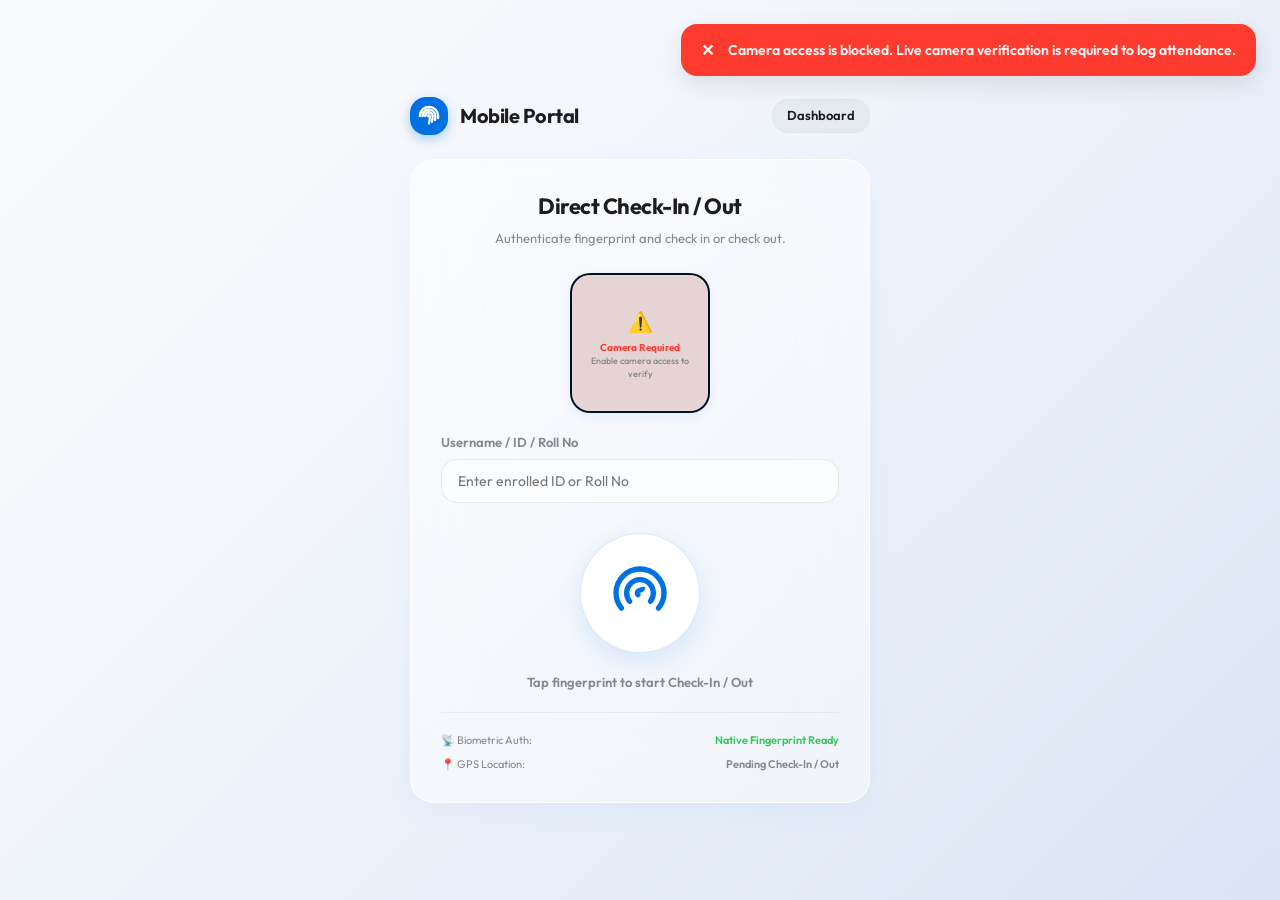
<file: static/mobile.html>
<!DOCTYPE html>
<html lang="en">
<head>
    <meta charset="UTF-8">
    <meta name="viewport" content="width=device-width, initial-scale=1.0">
    <title>Biometric Attendance - Mobile Check-In / Out</title>
    
    <!-- Unified CSS Design -->
    <link rel="stylesheet" href="/static/css/style.css?v=1.3">
</head>
<body>
    <div class="bg-blob blob-blue"></div>
    <div class="bg-blob blob-pink"></div>

    <div class="app-container" style="max-width: 480px; min-height: 100vh; justify-content: center; padding: 20px 10px;">
        <header style="margin-bottom: 24px;">
            <a href="/" class="brand">
                <div class="brand-icon">
                    <svg width="22" height="22" viewBox="0 0 24 24" fill="none" stroke="currentColor" stroke-width="2.5" stroke-linecap="round" stroke-linejoin="round">
                        <path d="M2 12a10 10 0 0 1 20 0c0 .76-.05 1.52-.16 2.27" />
                        <path d="M5 12a7 7 0 0 1 14 0c0 1.45-.16 2.9-.48 4.3" />
                        <path d="M8 12a4 4 0 0 1 8 0c0 2.1-.28 4.2-.82 6.24" />
                        <path d="M11 12a1 1 0 0 1 2 0c0 2.72-.37 5.43-1.11 8.08" />
                        <path d="M12 2C6.48 2 2 6.48 2 12" />
                        <path d="M12 5c-3.87 0-7 3.13-7 7" />
                        <path d="M12 8c-2.21 0-4 1.79-4 4" />
                    </svg>
                </div>
                <span class="brand-title">Mobile Portal</span>
            </a>
            <a href="/" id="dashboard-back-btn" class="btn btn-secondary" style="padding: 6px 14px; font-size: 13px;">Dashboard</a>
        </header>

        <!-- Attendance Glass Card -->
        <div class="glass-card" style="padding: 30px; text-align: center;">
            
            <!-- Sync Mode Indicator -->
            <div id="sync-mode-badge" style="display: none; background: var(--system-blue-light); color: var(--system-blue); padding: 6px 12px; border-radius: 20px; font-size: 11px; font-weight: 700; text-transform: uppercase; letter-spacing: 0.5px; margin: 0 auto 15px; width: fit-content;">
                🔗 Syncing with Desktop Kiosk
            </div>
            
            <h2 id="portal-title" style="font-size: 22px; font-weight: 700; color: var(--text-primary); letter-spacing: -0.5px; margin-bottom: 6px;">
                Direct Check-In / Out
            </h2>
            <p style="font-size: 13px; color: var(--text-secondary); margin-bottom: 25px;">
                Authenticate fingerprint and check in or check out.
            </p>

            <form id="attendance-form" onsubmit="event.preventDefault();">
                <!-- Check-in selfie snapshot camera -->
                <div class="camera-wrapper" id="camera-section" style="margin: 0 auto 20px; width: 140px; height: 140px; position: relative;">
                    <div class="camera-container" id="camera-frame" style="width: 140px; height: 140px; border-radius: 20px; cursor: pointer; overflow: hidden; position: relative; border: 2px solid rgba(0, 113, 227, 0.15); box-shadow: 0 4px 12px rgba(0, 113, 227, 0.08);">
                        <video id="video-stream" class="camera-video" autoplay playsinline style="width: 100%; height: 100%; object-fit: cover; border-radius: 18px;"></video>
                        <canvas id="photo-canvas" class="camera-canvas" width="300" height="300" style="display: none;"></canvas>
                        <img id="photo-preview" class="camera-photo-preview" alt="Check-in selfie" style="width: 100%; height: 100%; object-fit: cover; border-radius: 18px; display: none; position: absolute; top: 0; left: 0; z-index: 5;">
                        
                        <div id="camera-fallback-overlay" style="display: none; position: absolute; top: 0; left: 0; width: 100%; height: 100%; display: flex; flex-direction: column; align-items: center; justify-content: center; padding: 15px; text-align: center; background: rgba(255, 235, 235, 0.9); color: var(--system-red); z-index: 4;">
                            <span style="font-size: 20px; margin-bottom: 4px;">⚠️</span>
                            <span style="font-size: 10px; font-weight: 700; line-height: 1.3;">Camera Required<br><span style="color: var(--text-secondary); font-size: 9px; font-weight: 500;">Enable camera access to verify</span></span>
                        </div>
                        <div class="camera-overlay" style="border-radius: 18px; position: absolute; top: 0; left: 0; width: 100%; height: 100%; pointer-events: none; z-index: 3; background: linear-gradient(180deg, rgba(255,255,255,0) 60%, rgba(0,0,0,0.05) 100%);"></div>
                    </div>
                </div>

                <!-- Username Input -->
                <div class="form-group" style="text-align: left;">
                    <label class="form-label" for="username-field">Username / ID / Roll No</label>
                    <input type="text" id="username-field" class="form-control" placeholder="Enter enrolled ID or Roll No" required autocomplete="off">
                </div>

                <!-- Circular Fingerprint Trigger Widget -->
                <div style="margin: 30px 0 15px;">
                    <div id="trigger-scan-btn" class="fingerprint-container" style="width: 120px; height: 120px; box-shadow: 0 8px 24px rgba(0,113,227,0.12); border-color: rgba(0,113,227,0.15);">
                        <div class="pulse-ring" style="border-color: var(--system-blue);"></div>
                        <div class="scanner-line"></div>
                        <svg class="fingerprint-svg" style="fill: var(--system-blue); width: 64px; height: 64px;" viewBox="0 0 24 24">
                            <path d="M12,2A10,10,0,0,0,2,12a9.89,9.89,0,0,0,2.18,6.17,1,1,0,1,0,1.64-1.14A7.92,7.92,0,0,1,4,12a8,8,0,0,1,16,0,7.91,7.91,0,0,1-1.81,5A1,1,0,1,0,19.74,18.3,9.89,9.89,0,0,0,22,12,10,10,0,0,0,12,2Zm0,4a6,6,0,0,0-6,6,5.92,5.92,0,0,0,1.31,3.7,1,1,0,0,0,1.6-1.2A3.91,3.91,0,0,1,8,12a4,4,0,0,1,8,0,3.91,3.91,0,0,1-.87,2.5,1,1,0,0,0,1.6,1.2A5.92,5.92,0,0,0,18,12,6,6,0,0,0,12,6Zm0,4a2,2,0,0,0-2,2,1.91,1.91,0,0,0,.43,1.2,1,1,0,0,0,1.6-1.2,0.1,0.1,0,0,1,0-.06,0.1,0.1,0,0,1,0,0,1,1,0,0,0,0-.08,2,2,0,0,0,2-2A2,2,0,0,0,12,10Z"/>
                        </svg>
                    </div>
                </div>
                
                <!-- Status Info -->
                <div style="font-size: 13px; font-weight: 600; color: var(--text-secondary); margin-bottom: 20px;" id="verification-status-label">
                    Tap fingerprint to start Check-In / Out
                </div>

                <div style="display: flex; flex-direction: column; gap: 8px; border-top: 1px solid rgba(0,0,0,0.05); padding-top: 20px; font-size: 11px; text-align: left; color: var(--text-secondary); line-height: 1.4;">
                    <div style="display: flex; justify-content: space-between;">
                        <span>📡 Biometric Auth:</span>
                        <span id="biometric-support-status" style="font-weight: 600;">Verifying...</span>
                    </div>
                    <div style="display: flex; justify-content: space-between;">
                        <span>📍 GPS Location:</span>
                        <span id="gps-support-status" style="font-weight: 600;">Pending Check-In / Out</span>
                    </div>
                </div>
            </form>
        </div>
    </div>

    <!-- Success Drawer overlay -->
    <div class="success-overlay" id="mobile-success-overlay">
        <div class="success-content" style="max-width: 320px;">
            <div class="checkmark-circle">✓</div>
            <h2 style="font-size: 24px; font-weight: 700; color: var(--text-primary); letter-spacing: -0.5px; margin-bottom: 6px;">Check-In / Out Complete!</h2>
            <p id="success-description-label" style="font-size: 13px; color: var(--text-secondary); margin-bottom: 25px;">
                Your local attendance check-in/out log was recorded.
            </p>
            <div id="success-redirect-timer" style="font-size: 12px; color: var(--text-secondary); font-weight: 500;">
                Returning to dashboard...
            </div>
        </div>
    </div>

    <!-- Unified JS Libraries -->
    <script src="/static/js/app.js"></script>
    <script src="/static/js/mobile.js"></script>

</body>
</html>
</file>
<file: static/css/style.css>
/* 
   Apple Glassmorphism Light Design System 
   Biometric Attendance System
*/

@import url('https://fonts.googleapis.com/css2?family=Outfit:wght@300;400;500;600;700&display=swap');

:root {
    --bg-gradient: linear-gradient(135deg, #f9fafb 0%, #f3f6fc 35%, #e6edf7 70%, #dbe4f4 100%);
    
    /* Apple Palette */
    --system-blue: #0071e3;
    --system-blue-hover: #147ce5;
    --system-blue-light: rgba(0, 113, 227, 0.08);
    
    --system-green: #34c759;
    --system-green-light: rgba(52, 199, 89, 0.1);
    
    --system-red: #ff3b30;
    --system-red-light: rgba(255, 59, 48, 0.08);
    
    --system-amber: #ff9500;
    
    /* Neutral Text Colors */
    --text-primary: #1d1d1f;
    --text-secondary: #86868b;
    --text-tertiary: #b6b6bb;
    
    /* Rich Glassmorphism Configuration */
    --glass-bg: rgba(255, 255, 255, 0.45);
    --glass-bg-hover: rgba(255, 255, 255, 0.65);
    --glass-border: rgba(255, 255, 255, 0.75);
    --glass-shadow: 0 10px 30px 0 rgba(0, 113, 227, 0.04), 0 1px 3px 0 rgba(0, 0, 0, 0.01);
    
    /* Squircle Rounding */
    --radius-large: 24px;
    --radius-medium: 16px;
    --radius-small: 10px;
    
    --transition-smooth: all 0.3s cubic-bezier(0.25, 0.8, 0.25, 1);
    --transition-spring: all 0.5s cubic-bezier(0.175, 0.885, 0.32, 1.275);
}

* {
    margin: 0;
    padding: 0;
    box-sizing: border-box;
    font-family: 'Outfit', -apple-system, BlinkMacSystemFont, "Segoe UI", Roboto, sans-serif;
    -webkit-font-smoothing: antialiased;
    -moz-osx-font-smoothing: grayscale;
}

html, body {
    background: var(--bg-gradient);
    color: var(--text-primary);
    min-height: 100vh;
    overflow-x: hidden !important;
    max-width: 100% !important;
    width: 100% !important;
    line-height: 1.5;
}

/* Background animated glow blobs */
.bg-blob {
    position: fixed;
    width: 500px;
    height: 500px;
    border-radius: 50%;
    filter: blur(120px);
    opacity: 0.18;
    z-index: -10;
    pointer-events: none;
    animation: float-blob 25s infinite alternate ease-in-out;
}
.blob-blue {
    background: #0071e3;
    top: -150px;
    right: -150px;
}
.blob-pink {
    background: #af72ff;
    bottom: -150px;
    left: -150px;
    animation-delay: -12s;
}
@keyframes float-blob {
    0% { transform: translate(0, 0) scale(1); }
    50% { transform: translate(60px, -40px) scale(1.1); }
    100% { transform: translate(-40px, 60px) scale(0.95); }
}

/* Glassmorphism Card Utilities */
.glass-card {
    background: var(--glass-bg);
    backdrop-filter: blur(30px);
    -webkit-backdrop-filter: blur(30px);
    border: 1px solid var(--glass-border);
    border-radius: var(--radius-large);
    box-shadow: var(--glass-shadow);
    padding: 24px;
    transition: transform 0.4s cubic-bezier(0.165, 0.84, 0.44, 1), background 0.3s ease, box-shadow 0.4s ease, border-color 0.3s ease;
}

.glass-card:hover {
    transform: translateY(-4px);
    background: var(--glass-bg-hover);
    border-color: rgba(255, 255, 255, 0.9);
    box-shadow: 0 20px 40px rgba(0, 113, 227, 0.08), 0 1px 3px rgba(255, 255, 255, 0.8);
}

/* Page Wrapper / Main Container */
.app-container {
    max-width: 1200px;
    margin: 0 auto;
    padding: 40px 20px;
    min-height: 100vh;
    display: flex;
    flex-direction: column;
}

/* Main Navigation / Header */
header {
    display: flex;
    justify-content: space-between;
    align-items: center;
    margin-bottom: 40px;
}

.brand {
    display: flex;
    align-items: center;
    gap: 12px;
    text-decoration: none;
    color: var(--text-primary);
}

.brand-icon {
    width: 38px;
    height: 38px;
    background: var(--system-blue);
    border-radius: var(--radius-medium);
    display: flex;
    align-items: center;
    justify-content: center;
    color: white;
    box-shadow: 0 4px 12px rgba(0, 113, 227, 0.3);
}

.brand-title {
    font-size: 20px;
    font-weight: 700;
    letter-spacing: -0.5px;
}

.nav-links {
    display: flex;
    gap: 12px;
}

/* Premium Apple Buttons */
.btn {
    display: inline-flex;
    align-items: center;
    justify-content: center;
    gap: 8px;
    padding: 10px 20px;
    font-size: 14px;
    font-weight: 600;
    border-radius: var(--radius-medium);
    border: none;
    cursor: pointer;
    transition: var(--transition-spring);
    text-decoration: none;
}

.btn-primary {
    background: var(--system-blue);
    color: white;
    box-shadow: 0 4px 14px rgba(0, 113, 227, 0.2);
}

.btn-primary:hover {
    background: var(--system-blue-hover);
    transform: translateY(-2px);
    box-shadow: 0 6px 18px rgba(0, 113, 227, 0.3);
}

.btn-primary:active {
    transform: translateY(0);
}

.btn-secondary {
    background: rgba(0, 0, 0, 0.04);
    color: var(--text-primary);
    border: 1px solid rgba(0, 0, 0, 0.02);
}

.btn-secondary:hover {
    background: rgba(0, 0, 0, 0.07);
    transform: translateY(-2px);
}

.btn-danger {
    background: var(--system-red-light);
    color: var(--system-red);
    border: 1px solid rgba(255, 59, 48, 0.1);
}

.btn-danger:hover {
    background: var(--system-red);
    color: white;
    transform: translateY(-2px);
}

/* Grid Layouts */
.grid-dashboard {
    display: grid;
    grid-template-columns: 1fr 1fr;
    gap: 30px;
    flex-grow: 1;
}

@media (max-width: 900px) {
    .grid-dashboard {
        grid-template-columns: 1fr;
    }
}

/* Statistics Widgets */
.stats-container {
    display: grid;
    grid-template-columns: repeat(3, 1fr);
    gap: 20px;
    margin-bottom: 30px;
}

.stat-box {
    text-align: center;
    padding: 20px;
}

.stat-num {
    font-size: 38px;
    font-weight: 700;
    color: var(--system-blue);
    line-height: 1;
    margin-bottom: 6px;
    letter-spacing: -1px;
}

.stat-label {
    font-size: 13px;
    color: var(--text-secondary);
    font-weight: 500;
}

/* Live Logs Feed */
.logs-panel {
    display: flex;
    flex-direction: column;
    height: 100%;
}

.section-title {
    font-size: 18px;
    font-weight: 700;
    margin-bottom: 20px;
    letter-spacing: -0.3px;
    display: flex;
    justify-content: space-between;
    align-items: center;
}

.logs-list-wrapper {
    flex-grow: 1;
    overflow-y: auto;
    max-height: 480px;
    padding-right: 8px;
}

/* Custom Scrollbar */
.logs-list-wrapper::-webkit-scrollbar {
    width: 6px;
}
.logs-list-wrapper::-webkit-scrollbar-track {
    background: transparent;
}
.logs-list-wrapper::-webkit-scrollbar-thumb {
    background: rgba(0, 0, 0, 0.1);
    border-radius: 10px;
}

.log-item {
    display: flex;
    justify-content: space-between;
    align-items: center;
    padding: 14px 16px;
    background: rgba(255, 255, 255, 0.4);
    border-radius: var(--radius-medium);
    margin-bottom: 12px;
    border: 1px solid rgba(255, 255, 255, 0.3);
    transition: var(--transition-smooth);
    animation: slideIn 0.3s ease-out;
}

.log-item:hover {
    background: rgba(255, 255, 255, 0.75);
    border-color: rgba(0, 113, 227, 0.15);
}

.log-info {
    display: flex;
    align-items: center;
    gap: 12px;
}

.log-avatar {
    width: 36px;
    height: 36px;
    border-radius: 50%;
    background: var(--system-blue-light);
    color: var(--system-blue);
    display: flex;
    align-items: center;
    justify-content: center;
    font-weight: 700;
    font-size: 14px;
    overflow: hidden;
}

.log-avatar img {
    width: 100%;
    height: 100%;
    object-fit: cover;
}

.log-meta h4 {
    font-size: 14px;
    font-weight: 600;
    color: var(--text-primary);
}

.log-meta p {
    font-size: 11px;
    color: var(--text-secondary);
}

.log-badge {
    padding: 3px 8px;
    border-radius: 20px;
    font-size: 10px;
    font-weight: 700;
    text-transform: uppercase;
}

.badge-admin { background: #ffe6e6; color: var(--system-red); }
.badge-teacher { background: #e3f2fd; color: var(--system-blue); }
.badge-employee { background: #e8f5e9; color: var(--system-green); }
.badge-student { background: #fff3e0; color: var(--system-amber); }
.badge-worker { background: #f3e5f5; color: #9c27b0; }

.log-right {
    display: flex;
    align-items: center;
    gap: 12px;
}

.log-time {
    font-size: 12px;
    color: var(--text-secondary);
    font-weight: 500;
    text-align: right;
}

.log-location-btn {
    color: var(--system-blue);
    background: none;
    border: none;
    cursor: pointer;
    font-size: 14px;
    display: flex;
    align-items: center;
    justify-content: center;
    width: 28px;
    height: 28px;
    border-radius: 50%;
    transition: var(--transition-smooth);
}

.log-location-btn:hover {
    background: var(--system-blue-light);
}

.log-delete-btn {
    color: var(--system-red);
    background: none;
    border: none;
    cursor: pointer;
    font-size: 14px;
    display: flex;
    align-items: center;
    justify-content: center;
    width: 28px;
    height: 28px;
    border-radius: 50%;
    transition: var(--transition-smooth);
    opacity: 0.7;
}

.log-delete-btn:hover {
    background: rgba(255, 59, 48, 0.1);
    opacity: 1;
}

/* Map Styling */
.map-panel {
    display: flex;
    flex-direction: column;
}

.map-container {
    height: 380px;
    border-radius: var(--radius-medium);
    border: 1px solid var(--glass-border);
    overflow: hidden;
    z-index: 1;
}

/* Form Styles */
.form-group {
    margin-bottom: 20px;
    position: relative;
}

.form-label {
    display: block;
    font-size: 13px;
    font-weight: 600;
    color: var(--text-secondary);
    margin-bottom: 6px;
}

.form-control {
    width: 100%;
    padding: 12px 16px;
    border-radius: var(--radius-medium);
    border: 1px solid rgba(0, 0, 0, 0.08);
    background: rgba(255, 255, 255, 0.6);
    font-size: 14px;
    color: var(--text-primary);
    transition: var(--transition-smooth);
    outline: none;
}

.form-control:focus {
    border-color: var(--system-blue);
    background: white;
    box-shadow: 0 0 0 4px rgba(0, 113, 227, 0.15);
}

/* Circular Camera Capture Layout */
.camera-wrapper {
    display: flex;
    flex-direction: column;
    align-items: center;
    margin: 25px 0;
}

.camera-container {
    width: 180px;
    height: 180px;
    border-radius: 50%;
    overflow: hidden;
    border: 4px solid white;
    box-shadow: 0 8px 24px rgba(0,0,0,0.08);
    position: relative;
    background: #000;
    transition: var(--transition-smooth);
}

.camera-container.photo-captured {
    border-color: var(--system-green);
}

.camera-video {
    width: 100%;
    height: 100%;
    object-fit: cover;
    transform: scaleX(-1); /* mirror effect */
}

.camera-canvas {
    display: none;
}

.camera-photo-preview {
    width: 100%;
    height: 100%;
    object-fit: cover;
    position: absolute;
    top: 0;
    left: 0;
    display: none;
}

.camera-overlay {
    position: absolute;
    top: 0;
    left: 0;
    right: 0;
    bottom: 0;
    border-radius: 50%;
    border: 1px solid rgba(255,255,255,0.25);
    pointer-events: none;
}

/* Fingerprint Scanning Modal/Dialog */
.scanner-modal {
    position: fixed;
    top: 0;
    left: 0;
    right: 0;
    bottom: 0;
    background: rgba(255, 255, 255, 0.4);
    backdrop-filter: blur(10px);
    -webkit-backdrop-filter: blur(10px);
    z-index: 100;
    display: flex;
    align-items: center;
    justify-content: center;
    opacity: 0;
    pointer-events: none;
    transition: opacity 0.3s ease;
}

.scanner-modal.active {
    opacity: 1;
    pointer-events: all;
}

.scanner-card {
    width: 320px;
    padding: 30px;
    text-align: center;
    transform: scale(0.9);
    transition: var(--transition-spring);
}

.scanner-modal.active .scanner-card {
    transform: scale(1);
}

/* Fingerprint Scan Visual Animation */
.fingerprint-container {
    width: 110px;
    height: 110px;
    margin: 20px auto;
    position: relative;
    cursor: pointer;
    display: flex;
    align-items: center;
    justify-content: center;
    border-radius: 50%;
    background: white;
    box-shadow: 0 4px 16px rgba(0,0,0,0.04);
    border: 1px solid rgba(0,0,0,0.05);
    transition: var(--transition-smooth);
}

.fingerprint-container:hover {
    transform: scale(1.05);
    box-shadow: 0 8px 24px rgba(0,0,0,0.08);
}

.fingerprint-svg {
    width: 72px;
    height: 72px;
    fill: var(--text-tertiary);
    transition: var(--transition-smooth);
}

.fingerprint-container.scanning .fingerprint-svg {
    fill: var(--system-blue);
}

.fingerprint-container.success .fingerprint-svg {
    fill: var(--system-green);
    transform: scale(1.1);
}

.scanner-line {
    position: absolute;
    left: 10%;
    right: 10%;
    height: 3px;
    background: linear-gradient(to right, transparent, var(--system-blue), transparent);
    box-shadow: 0 0 10px var(--system-blue);
    opacity: 0;
    pointer-events: none;
}

.fingerprint-container.scanning .scanner-line {
    animation: scan 1.8s ease-in-out infinite;
    opacity: 1;
}

@keyframes scan {
    0%, 100% { top: 15%; }
    50% { top: 85%; }
}

/* Pulsing rings during scan */
.pulse-ring {
    position: absolute;
    top: 0;
    left: 0;
    width: 100%;
    height: 100%;
    border-radius: 50%;
    border: 2px solid var(--system-blue);
    opacity: 0;
    pointer-events: none;
}

.fingerprint-container.scanning .pulse-ring {
    animation: pulse 1.8s cubic-bezier(0.24, 0, 0.38, 1) infinite;
}

@keyframes pulse {
    0% { transform: scale(1); opacity: 0.5; }
    100% { transform: scale(1.4); opacity: 0; }
}

/* QR Code Screen Layout (Desktop Checkpoint) */
.qr-layout {
    display: flex;
    flex-direction: column;
    align-items: center;
    justify-content: center;
    padding: 40px;
    text-align: center;
    max-width: 480px;
    margin: 40px auto;
}

.qr-box {
    width: 240px;
    height: 240px;
    background: white;
    border-radius: var(--radius-large);
    padding: 20px;
    box-shadow: 0 12px 40px rgba(0,0,0,0.06);
    border: 1px solid rgba(0,0,0,0.03);
    margin: 24px 0;
    display: flex;
    align-items: center;
    justify-content: center;
}

.qr-box canvas, .qr-box img {
    max-width: 100%;
    max-height: 100%;
}

.sync-status {
    display: flex;
    align-items: center;
    gap: 8px;
    font-size: 13px;
    font-weight: 600;
    color: var(--text-secondary);
}

.sync-spinner {
    width: 8px;
    height: 8px;
    border-radius: 50%;
    background: var(--system-blue);
    animation: sync-pulse 1.2s infinite;
}

@keyframes sync-pulse {
    0% { transform: scale(0.8); opacity: 0.3; }
    50% { transform: scale(1.4); opacity: 1; }
    100% { transform: scale(0.8); opacity: 0.3; }
}

/* Success Checkmark Animation Drawer (Desktop splash) */
.success-overlay {
    position: fixed;
    top: 0;
    left: 0;
    right: 0;
    bottom: 0;
    background: rgba(255, 255, 255, 0.95);
    backdrop-filter: blur(25px);
    -webkit-backdrop-filter: blur(25px);
    z-index: 200;
    display: flex;
    flex-direction: column;
    align-items: center;
    justify-content: center;
    opacity: 0;
    pointer-events: none;
    transition: opacity 0.5s cubic-bezier(0.2, 0.8, 0.2, 1);
}

.success-overlay.active {
    opacity: 1;
    pointer-events: all;
}

.success-content {
    text-align: center;
    transform: scale(0.8);
    opacity: 0;
    transition: var(--transition-spring);
    transition-delay: 0.1s;
    max-width: 400px;
}

.success-overlay.active .success-content {
    transform: scale(1);
    opacity: 1;
}

.checkmark-circle {
    width: 90px;
    height: 90px;
    border-radius: 50%;
    background: var(--system-green-light);
    color: var(--system-green);
    display: flex;
    align-items: center;
    justify-content: center;
    font-size: 44px;
    margin: 0 auto 20px;
    box-shadow: 0 8px 24px rgba(52, 199, 89, 0.2);
}

.success-avatar {
    width: 120px;
    height: 120px;
    border-radius: 50%;
    border: 5px solid white;
    box-shadow: 0 10px 30px rgba(0,0,0,0.1);
    margin: 20px auto;
    overflow: hidden;
}

.success-avatar img {
    width: 100%;
    height: 100%;
    object-fit: cover;
}

/* Sliding Drawer for Admin Control Panel */
.drawer {
    position: fixed;
    bottom: 0;
    left: 0;
    right: 0;
    background: white;
    border-top: 1px solid var(--glass-border);
    border-radius: var(--radius-large) var(--radius-large) 0 0;
    box-shadow: 0 -8px 40px rgba(0, 0, 0, 0.08);
    z-index: 50;
    transform: translateY(100%);
    transition: var(--transition-spring);
    padding: 30px 40px;
    max-height: 80vh;
    overflow-y: auto;
}

.drawer.active {
    transform: translateY(0);
}

/* Administrative Drawer Grid Layout */
.admin-drawer-grid {
    display: grid;
    grid-template-columns: repeat(4, 1fr);
    gap: 24px;
}

.drawer-header {
    display: flex;
    justify-content: space-between;
    align-items: center;
    margin-bottom: 20px;
}

.drawer-close {
    background: rgba(0,0,0,0.05);
    border: none;
    width: 32px;
    height: 32px;
    border-radius: 50%;
    cursor: pointer;
    display: flex;
    align-items: center;
    justify-content: center;
    font-weight: bold;
    font-size: 16px;
    transition: var(--transition-smooth);
}

.drawer-close:hover {
    background: rgba(0,0,0,0.1);
}

/* Authority Code Widget */
.code-widget {
    background: var(--system-blue-light);
    border: 1px solid rgba(0, 113, 227, 0.1);
    border-radius: var(--radius-medium);
    padding: 16px 20px;
    display: flex;
    flex-direction: column;
    align-items: center;
    gap: 12px;
    margin-top: 10px;
}

.code-display {
    font-size: 26px;
    font-weight: 700;
    color: var(--system-blue);
    letter-spacing: 1px;
}

.code-timer {
    font-size: 12px;
    color: var(--text-secondary);
    font-weight: 600;
    display: flex;
    align-items: center;
    gap: 6px;
}

/* Toast Notifications */
.toast-container {
    position: fixed;
    top: 24px;
    right: 24px;
    z-index: 1000;
    display: flex;
    flex-direction: column;
    gap: 12px;
}

.toast {
    min-width: 280px;
    padding: 14px 20px;
    border-radius: var(--radius-medium);
    color: white;
    font-size: 14px;
    font-weight: 600;
    box-shadow: 0 8px 24px rgba(0,0,0,0.1);
    display: flex;
    align-items: center;
    gap: 10px;
    transform: translateX(120%);
    transition: var(--transition-spring);
}

.toast.active {
    transform: translateX(0);
}

.toast-success { background: var(--system-green); }
.toast-error { background: var(--system-red); }
.toast-info { background: var(--system-blue); }

/* Keyframe Animations */
@keyframes slideIn {
    from { transform: translateY(12px); opacity: 0; }
    to { transform: translateY(0); opacity: 1; }
}

/* Leaflet Map Neutral Theme Tweaks */
.leaflet-container {
    background: #f5f7fa !important;
}
.leaflet-bar {
    border: none !important;
    box-shadow: var(--glass-shadow) !important;
    border-radius: var(--radius-small) !important;
    overflow: hidden;
}
.leaflet-bar a {
    background-color: var(--glass-bg) !important;
    border-bottom: 1px solid var(--glass-border) !important;
    color: var(--text-primary) !important;
}
.leaflet-bar a:hover {
    background-color: var(--glass-bg-hover) !important;
}

/* User Register Flow Conditional Section */
#security-code-container {
    display: none;
    animation: slideIn 0.3s ease-out;
}

/* Glassmorphic Attendance Details Modal */
.modal {
    position: fixed;
    top: 0;
    left: 0;
    right: 0;
    bottom: 0;
    background: rgba(0, 0, 0, 0.25);
    backdrop-filter: blur(12px);
    -webkit-backdrop-filter: blur(12px);
    z-index: 1000;
    display: flex;
    align-items: center;
    justify-content: center;
    opacity: 0;
    pointer-events: none;
    transition: opacity 0.3s ease;
}

.modal.active {
    opacity: 1;
    pointer-events: all;
}

.modal-content {
    width: 400px;
    max-width: 90%;
    padding: 30px;
    position: relative;
    transform: scale(0.9);
    transition: var(--transition-spring);
    background: rgba(255, 255, 255, 0.85) !important;
}

.modal.active .modal-content {
    transform: scale(1);
}

.modal-close-btn {
    position: absolute;
    top: 20px;
    right: 20px;
    background: rgba(0,0,0,0.05);
    border: none;
    width: 30px;
    height: 30px;
    border-radius: 50%;
    cursor: pointer;
    display: flex;
    align-items: center;
    justify-content: center;
    font-size: 16px;
    font-weight: bold;
    transition: var(--transition-smooth);
}

.modal-close-btn:hover {
    background: rgba(0,0,0,0.1);
}

.modal-header h3 {
    font-size: 18px;
    font-weight: 700;
    color: var(--text-primary);
    margin-bottom: 20px;
    text-align: center;
}

.details-photo-container {
    width: 140px;
    height: 140px;
    border-radius: 50%;
    overflow: hidden;
    margin: 0 auto 20px;
    border: 4px solid white;
    box-shadow: 0 8px 24px rgba(0,0,0,0.1);
}

.details-photo-container img {
    width: 100%;
    height: 100%;
    object-fit: cover;
}

.details-grid {
    display: flex;
    flex-direction: column;
    gap: 12px;
}

.details-row {
    display: flex;
    justify-content: space-between;
    align-items: center;
    border-bottom: 1px solid rgba(0,0,0,0.04);
    padding-bottom: 8px;
}

.details-row:last-child {
    border-bottom: none;
}

.details-label {
    font-size: 13px;
    color: var(--text-secondary);
    font-weight: 600;
}

.details-value {
    font-size: 14px;
    color: var(--text-primary);
    font-weight: 500;
}

.details-map-link {
    display: inline-flex;
    align-items: center;
    gap: 4px;
    color: var(--system-blue);
    text-decoration: none;
    font-weight: 600;
}

.details-map-link:hover {
    text-decoration: underline;
}

/* Eye Icon / Details Button style in log row */
.log-details-btn {
    background: rgba(0,0,0,0.03);
    border: none;
    color: var(--text-secondary);
    width: 28px;
    height: 28px;
    border-radius: var(--radius-small);
    cursor: pointer;
    font-size: 13px;
    display: inline-flex;
    align-items: center;
    justify-content: center;
    transition: var(--transition-smooth);
}
.log-details-btn:hover {
    background: var(--system-blue-light);
    color: var(--system-blue);
}

/* Responsive adjustments for details modal grid */
@media (max-width: 768px) {
    #modal-grid-layout {
        grid-template-columns: 1fr !important;
        gap: 15px !important;
    }
}

/* Responsive adjustments for mobile viewports */
@media (max-width: 768px) {
    .app-container {
        padding: 20px 12px !important;
    }
    
    header {
        flex-direction: column !important;
        align-items: center !important;
        gap: 15px !important;
        margin-bottom: 25px !important;
        text-align: center;
    }
    
    .brand-title {
        font-size: 18px !important;
    }
    
    .nav-links {
        width: 100%;
        justify-content: center !important;
        flex-wrap: wrap !important;
        gap: 8px !important;
    }
    
    .nav-links .btn {
        flex: 1 1 auto !important;
        min-width: 120px !important;
        font-size: 12px !important;
        padding: 8px 12px !important;
    }
    
    .stats-container {
        grid-template-columns: 1fr !important;
        gap: 12px !important;
        margin-bottom: 20px !important;
    }
    
    .stat-num {
        font-size: 28px !important;
    }
    
    .grid-dashboard {
        gap: 20px !important;
    }
    
    #attendance-map {
        height: 250px !important;
    }
    
    /* Sliding Drawer Optimization */
    .drawer {
        padding: 20px 15px !important;
        max-height: 90vh !important;
        overflow-x: hidden !important;
    }
    
    .admin-drawer-grid {
        grid-template-columns: 1fr !important;
        gap: 20px !important;
    }

    /* Log Item Mobile Layout (Prevents horizontal cutoff) */
    .log-item {
        flex-direction: column !important;
        align-items: stretch !important;
        gap: 12px !important;
        padding: 12px 14px !important;
    }
    
    .log-info {
        width: 100% !important;
    }
    
    .log-right {
        width: 100% !important;
        justify-content: space-between !important;
        border-top: 1px solid rgba(0, 0, 0, 0.05) !important;
        padding-top: 10px !important;
        margin-top: 4px !important;
        gap: 8px !important;
    }
    
    .section-title {
        font-size: 16px !important;
    }
    
    .glass-card {
        padding: 20px 15px !important;
    }
    
    .qr-layout {
        padding: 24px 16px !important;
    }

    /* Restrict horizontal scrolling inside lists */
    .logs-list-wrapper, #admin-pending-list, #admin-users-list {
        overflow-x: hidden !important;
    }
}

/* Log Type Badges (Check-In / Check-Out) */
.badge-type {
    padding: 3px 8px;
    border-radius: 12px;
    font-size: 9px;
    font-weight: 800;
    text-transform: uppercase;
    letter-spacing: 0.5px;
    display: inline-block;
    line-height: 1;
    margin-top: 4px;
}
.badge-type-in {
    background: #e8f5e9;
    color: var(--system-green);
    border: 1px solid rgba(52, 199, 89, 0.15);
}
.badge-type-out {
    background: #e3f2fd;
    color: var(--system-blue);
    border: 1px solid rgba(0, 113, 227, 0.15);
}
</file>
